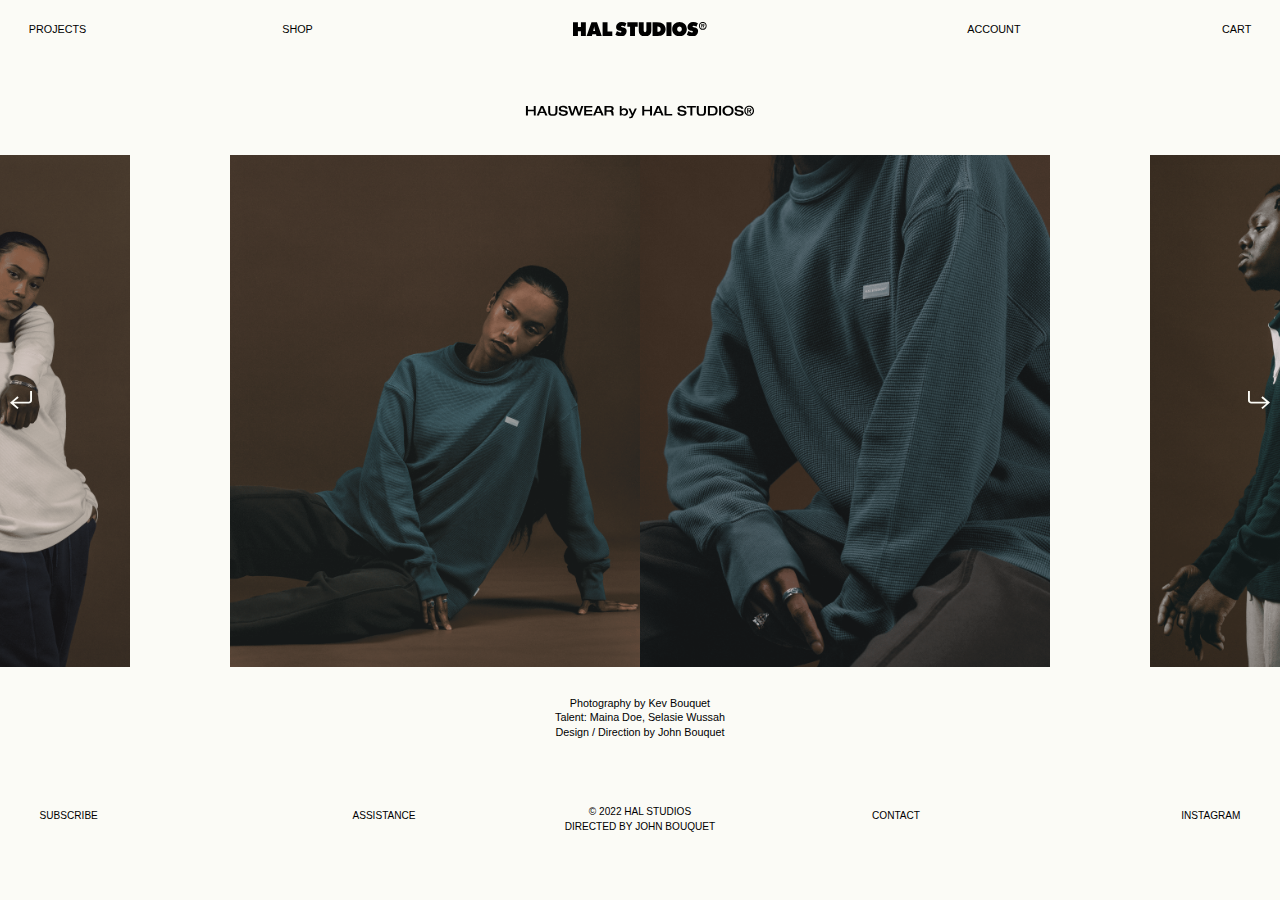
<file: lookbook.html>
<!DOCTYPE html>
<html lang="en">

<head>
    <meta charset="UTF-8">
    <meta http-equiv="X-UA-Compatible" content="IE=edge">
    <meta name="viewport" content="width=device-width, initial-scale=1.0">
    <title>LOOKBOOK | HAL STUDIOS</title>
    <link rel="icon" type="image/png" sizes="32x32" href="img/favicon-32x32.png">
    <link rel="stylesheet" href="https://cdn.jsdelivr.net/npm/swiper/swiper-bundle.min.css">
    <link href="css/lookbook.css" rel="stylesheet">

    <script src="https://ajax.googleapis.com/ajax/libs/jquery/3.6.0/jquery.min.js"></script>
    <script src="https://cdn.jsdelivr.net/npm/swiper/swiper-bundle.min.js"></script>
    <script defer src="js/lookbook.js"></script>
    <script defer src="js/common.js"></script>

</head>

<body>
    <header>
    </header>

    <main>
        <section class="lookbook">
            <h2 class="slide_title">
                
            </h2>
            <div class="desktop">
                <div class="swiper look_swp">
                    <div class="swiper-wrapper">
                        
                    </div>
                    <div class="swiper-button-next"></div>
                    <div class="swiper-button-prev"></div>
                </div>
                <div class="info_desktop"></div>
            </div>
            <div class="mobile">
            </div>
        </section>

    </main>

    <footer>
    </footer>

    <div class="cart_wrap">
    </div>

    

</body>

</html>
</file>
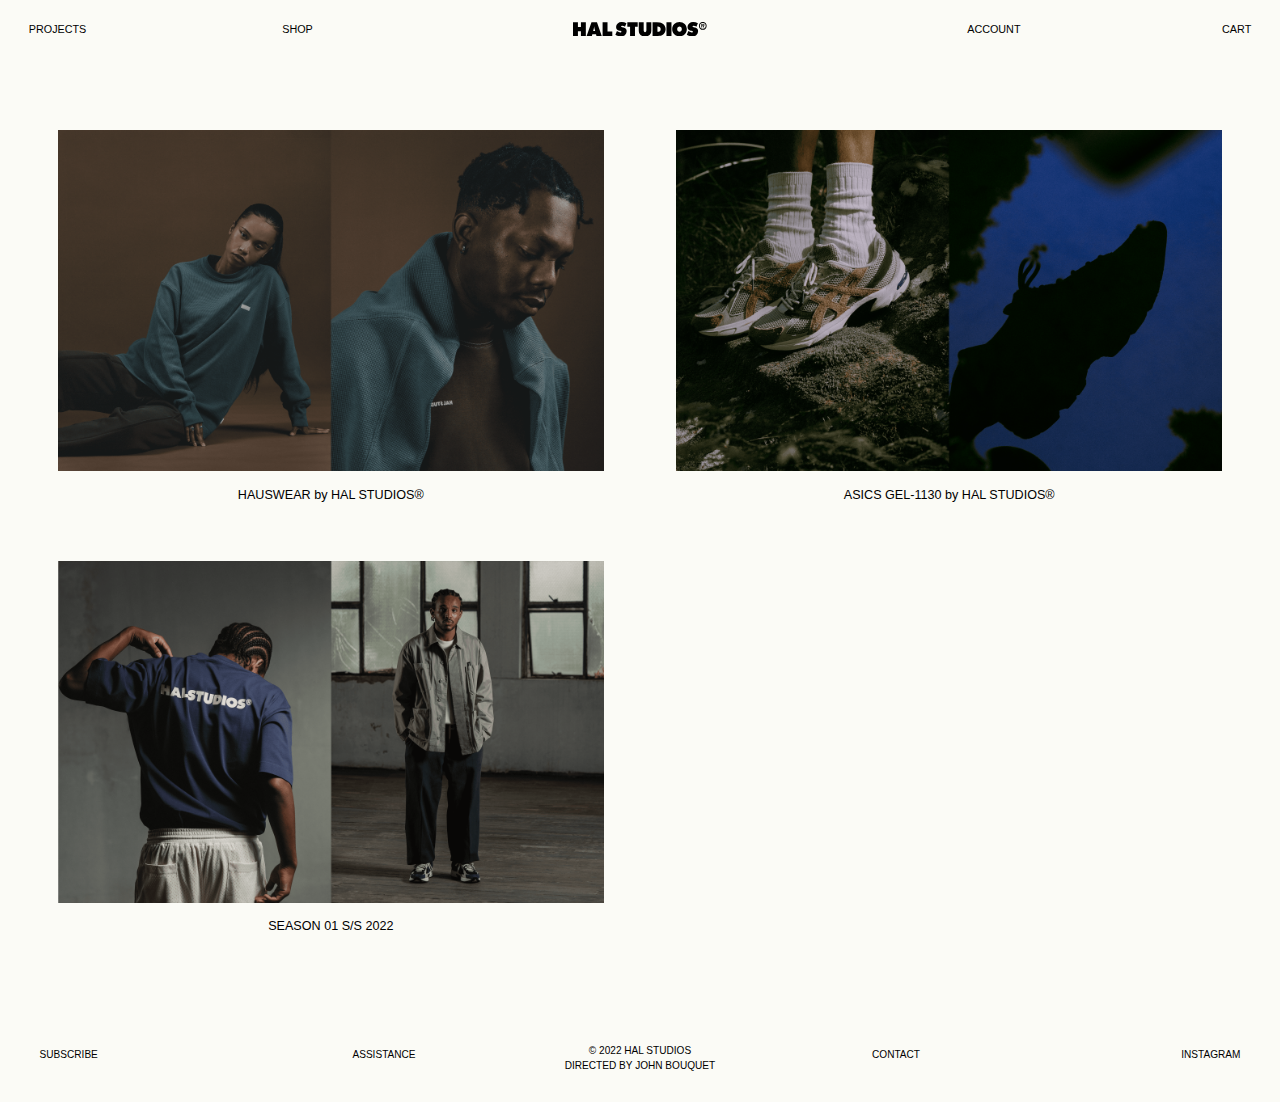
<file: projects.html>
<!DOCTYPE html>
<html lang="en">
<head>
    <meta charset="UTF-8">
    <meta http-equiv="X-UA-Compatible" content="IE=edge">
    <meta name="viewport" content="width=device-width, initial-scale=1.0">
    <title>PROJECT - HAL STUDIOS</title>
    <link rel="icon" type="image/png" sizes="32x32" href="img/favicon-32x32.png">
    <link href="css/projects.css" rel="stylesheet">

    <script src="https://ajax.googleapis.com/ajax/libs/jquery/3.6.0/jquery.min.js"></script>
    <script defer src="js/common.js"></script>
    <script defer src="js/projects.js"></script>
</head>
<body>
    <header>
    </header>

    <main>
        <section>
            <div class="section">
                <ul>
                    <!-- <li>
                        <div class="project">
                            <a href="lookbook.html">
                                <figure>
                                    <img src="img/projects/project_0_thumb.png">
                                    <figcaption>
                                        "title"
                                    </figcaption>
                                </figure>
                            </a>
                        </div>
                    </li> -->
                </ul>
            </div>
        </section>
    </main>

    <footer>
    </footer>

    <div class="cart_wrap">
    </div>
</body>
</html>
</file>
<file: css/lookbook.css>
html,
body {
  margin: 0;
  font-family: "Helvetica Neue", Helvetica, Arial, sans-serif;
  font-size: 90%;
  font-weight: 400;
  line-height: 1;
  -moz-tab-size: 4;
    -o-tab-size: 4;
       tab-size: 4;
  text-transform: uppercase;
  color: #000;
  background-color: #fbfbf6;
  -ms-overflow-style: none;
  /* IE and Edge */
  scrollbar-width: none;
  /* Firefox */
}
html::-webkit-scrollbar,
body::-webkit-scrollbar {
  display: none;
  /* Chrome, Safari, Opera*/
}

ul,
li {
  list-style: none;
  margin: 0;
  padding: 0;
}

h1 {
  cursor: pointer;
}

a {
  text-decoration: none;
  color: inherit;
}

p,
figure {
  margin: 0;
  padding: 0;
}

img,
svg {
  display: block;
  vertical-align: middle;
}

h1,
h2,
h3,
h4 {
  margin: 0;
}

button {
  font-family: inherit;
  font-size: 100%;
  font-weight: inherit;
  line-height: inherit;
  color: inherit;
  margin: 0;
  padding: 0;
  border-width: 0px;
}

* {
  box-sizing: border-box;
  font-style: normal;
}

header {
  width: 100%;
  position: -webkit-sticky;
  position: sticky;
  top: 0;
  background-color: #fbfbf6;
  z-index: 90;
}
header .head_cont {
  padding: 1rem;
  position: relative;
  display: flex;
  flex-direction: column;
  align-items: center;
}
header .head_cont h1 {
  font-size: 0;
  padding: 0.5rem;
  display: flex;
  align-items: center;
  z-index: 88;
}
header .head_cont h1 a svg {
  width: auto;
  height: 1rem;
}
header .head_cont nav .main_nav {
  width: 100vw;
  padding: 1rem;
  display: flex;
  justify-content: space-between;
  align-items: center;
  position: absolute;
  left: 0;
  top: 0;
  bottom: 0;
  right: 0;
}
header .head_cont nav .main_nav .menu_left {
  width: 25%;
  z-index: 89;
}
header .head_cont nav .main_nav .menu_left ul {
  display: flex;
  justify-content: space-between;
}
header .head_cont nav .main_nav .menu_left ul li {
  margin: 0 0.5rem;
}
header .head_cont nav .main_nav .menu_left ul li:first-child {
  display: none;
}
header .head_cont nav .main_nav .menu_left ul li a {
  display: block;
  padding: 0.5rem;
  font-size: 0.75rem;
  line-height: 1.5;
}
header .head_cont nav .main_nav .menu_right {
  width: 25%;
  z-index: 89;
}
header .head_cont nav .main_nav .menu_right ul {
  display: flex;
  flex-direction: row-reverse;
  justify-content: space-between;
}
header .head_cont nav .main_nav .menu_right ul li {
  margin: 0 0.5rem;
}
header .head_cont nav .main_nav .menu_right ul li a,
header .head_cont nav .main_nav .menu_right ul li p {
  display: block;
  padding: 0.5rem;
  font-size: 0.75rem;
  line-height: 1.5;
  cursor: pointer;
}
header .head_cont nav .m_main_nav {
  padding: 0.5rem;
  display: none;
  justify-content: space-between;
  align-items: center;
  position: absolute;
  left: 0;
  top: 0;
  bottom: 0;
  right: 0;
}
header .head_cont nav .m_main_nav .burger .burger_btn {
  padding: 1px 6px;
  cursor: pointer;
}
header .head_cont nav .m_main_nav .burger .burger_btn.active .burger_inner::before {
  opacity: 0;
  transform: translateY(5px);
  transition: opacity 0s linear 0.2s, transform 0.2s ease-out;
}
header .head_cont nav .m_main_nav .burger .burger_btn.active .burger_inner::after {
  opacity: 0;
  transform: translateY(-5px);
  transition: opacity 0s linear 0.2s, transform 0.2s ease-out;
}
header .head_cont nav .m_main_nav .burger .burger_btn.active .burger_inner .burger_line {
  border-color: transparent;
}
header .head_cont nav .m_main_nav .burger .burger_btn.active .burger_inner .burger_line::before {
  transform: rotate(45deg);
  opacity: 1;
  transition: transform 0.2s ease-out 0.2s;
}
header .head_cont nav .m_main_nav .burger .burger_btn.active .burger_inner .burger_line::after {
  transform: rotate(-45deg);
  opacity: 1;
  transition: transform 0.2s ease-out 0.2s;
}
header .head_cont nav .m_main_nav .burger .burger_btn .burger_inner {
  position: relative;
  margin-left: auto;
  margin-right: auto;
  display: flex;
  width: 1.25rem;
  flex-direction: column;
  align-items: center;
  justify-content: center;
  z-index: 99;
}
header .head_cont nav .m_main_nav .burger .burger_btn .burger_inner::before, header .head_cont nav .m_main_nav .burger .burger_btn .burger_inner::after {
  position: relative;
  display: block;
  height: 0;
  width: 100%;
  border-top: 1px solid #000;
  content: "";
  margin: 5px 0;
  opacity: 1;
  transform: none;
  transition: opacity 0s linear 0.2s, transform 0.2s ease-out 0.2s;
}
header .head_cont nav .m_main_nav .burger .burger_btn .burger_inner .burger_line {
  position: relative;
  display: block;
  height: 0;
  width: 100%;
  border-top: 1px solid #000;
  transition: border 0s linear 0.2s;
}
header .head_cont nav .m_main_nav .burger .burger_btn .burger_inner .burger_line::before, header .head_cont nav .m_main_nav .burger .burger_btn .burger_inner .burger_line::after {
  position: absolute;
  display: block;
  height: 0;
  width: 100%;
  border-top: 1px solid #000;
  opacity: 0;
  content: "";
  top: calc(50% - 0.5px);
  transform: none;
  transition: opacity 0s 0.2s, transform 0.2s ease-out;
}
header .head_cont nav .m_main_nav .burger .m_menu {
  position: fixed;
  top: 0;
  left: 0;
  width: 100%;
  height: 100vh;
  max-width: 420px;
  display: flex;
  flex-direction: column;
  background-color: #fbfbf6;
  border-right: 1px solid #000;
  color: #000;
  z-index: 98;
  transform: translateX(-100%);
  transition: transform 0.5s cubic-bezier(0, 0.85, 0.55, 1);
}
header .head_cont nav .m_main_nav .burger .m_menu.active {
  transform: translateX(0%);
}
header .head_cont nav .m_main_nav .burger .m_menu .m_menu_inner {
  display: flex;
  flex-direction: column;
  flex: 1 1 0%;
  justify-content: center;
  padding: calc(43.1797px + 1.5rem) 1rem 1rem 1rem;
  text-align: center;
}
header .head_cont nav .m_main_nav .burger .m_menu .m_menu_inner .m_menu_list {
  padding-bottom: 2rem;
}
header .head_cont nav .m_main_nav .burger .m_menu .m_menu_inner .m_menu_list ul {
  display: flex;
  flex-direction: column;
}
header .head_cont nav .m_main_nav .burger .m_menu .m_menu_inner .m_menu_list ul li:first-child {
  display: none;
}
header .head_cont nav .m_main_nav .burger .m_menu .m_menu_inner .m_menu_list ul li:last-child {
  display: none;
}
header .head_cont nav .m_main_nav .burger .m_menu .m_menu_inner .m_menu_list ul li a {
  display: block;
  margin: auto;
  font-size: 1.875rem;
  line-height: 1.5;
}
header .head_cont nav .m_main_nav .burger .m_menu .m_menu_bottom {
  cursor: pointer;
  width: 50%;
  margin: 1rem auto;
  padding-bottom: 1rem;
  font-size: 0.75rem;
  line-height: 1rem;
  text-align: center;
}
header .head_cont nav .m_main_nav .burger .m_menu_bg {
  width: 0;
  height: 0;
  position: fixed;
  top: 0;
  right: 0;
  bottom: 0;
  left: 0;
  z-index: 95;
  background-color: rgba(0, 0, 0, 0.4);
  opacity: 0;
  transition: opacity 0.15s linear;
}
header .head_cont nav .m_main_nav .burger .m_menu_bg.active {
  width: 100%;
  height: 100%;
  opacity: 1;
  -webkit-backdrop-filter: blur(6px);
          backdrop-filter: blur(6px);
}
header .head_cont nav .m_main_nav .m_nav_right {
  margin: 0 0.5rem;
  padding: 0.5rem;
  font-size: 0.75rem;
  line-height: 1.5;
  cursor: pointer;
}
header .head_cont nav .m_main_nav .m_nav_right .account {
  display: none;
}

footer .footer_cont {
  display: grid;
  grid-template-columns: repeat(5, minmax(0, 1fr));
}
footer .footer_cont .f_01 {
  font-size: 0.7rem;
  line-height: 1.5;
  font-weight: 500;
  padding: 2rem;
  display: flex;
  flex-direction: column;
  justify-content: center;
  text-align: center;
}
footer .footer_cont .f_01 {
  margin-left: 0.75rem;
  text-align: left;
}
footer .footer_cont .f_05 {
  margin-right: 0.75rem;
  text-align: right;
}
footer .footer_cont .f_02 {
  font-size: 0.7rem;
  line-height: 1.5;
  font-weight: 500;
  padding: 2rem;
  display: flex;
  flex-direction: column;
  justify-content: center;
  text-align: center;
}
footer .footer_cont .f_01 {
  margin-left: 0.75rem;
  text-align: left;
}
footer .footer_cont .f_05 {
  margin-right: 0.75rem;
  text-align: right;
}
footer .footer_cont .f_03 {
  font-size: 0.7rem;
  line-height: 1.5;
  font-weight: 500;
  padding: 2rem;
  display: flex;
  flex-direction: column;
  justify-content: center;
  text-align: center;
}
footer .footer_cont .f_01 {
  margin-left: 0.75rem;
  text-align: left;
}
footer .footer_cont .f_05 {
  margin-right: 0.75rem;
  text-align: right;
}
footer .footer_cont .f_04 {
  font-size: 0.7rem;
  line-height: 1.5;
  font-weight: 500;
  padding: 2rem;
  display: flex;
  flex-direction: column;
  justify-content: center;
  text-align: center;
}
footer .footer_cont .f_01 {
  margin-left: 0.75rem;
  text-align: left;
}
footer .footer_cont .f_05 {
  margin-right: 0.75rem;
  text-align: right;
}
footer .footer_cont .f_05 {
  font-size: 0.7rem;
  line-height: 1.5;
  font-weight: 500;
  padding: 2rem;
  display: flex;
  flex-direction: column;
  justify-content: center;
  text-align: center;
}
footer .footer_cont .f_01 {
  margin-left: 0.75rem;
  text-align: left;
}
footer .footer_cont .f_05 {
  margin-right: 0.75rem;
  text-align: right;
}
footer .footer_cont .time {
  color: #afafaf;
  margin: 0.25rem 0;
}

.cart_wrap .cart {
  width: 100%;
  max-width: 42rem;
  height: 100vh;
  position: fixed;
  z-index: 99;
  top: 0;
  right: 0;
  background-color: #fbfbf6;
  border-left: solid 1px #000;
  transform: translateX(100%);
  transition: transform 0.4s cubic-bezier(0, 0.85, 0.55, 1);
}
.cart_wrap .cart.active {
  transform: translateX(0%);
}
.cart_wrap .cart .cart_inner {
  position: relative;
  display: flex;
  flex-direction: column;
  width: 100%;
  height: 100%;
}
.cart_wrap .cart .cart_inner .cart_header {
  display: flex;
  align-items: center;
  padding: 1.5rem 2rem;
  font-size: 0.875rem;
  font-weight: 600;
  line-height: 1.5;
  position: relative;
}
.cart_wrap .cart .cart_inner .cart_header:after {
  content: "";
  position: absolute;
  left: 0;
  bottom: 0;
  display: block;
  width: 100%;
  border-bottom: solid 1px #000;
}
.cart_wrap .cart .cart_inner .cart_header .cart_title {
  display: flex;
  margin-right: auto;
  height: 3rem;
  align-items: center;
}
.cart_wrap .cart .cart_inner .cart_header .cart_title span {
  display: block;
  margin-left: 0.5rem;
  opacity: 0.3;
}
.cart_wrap .cart .cart_inner .cart_header .cart_off {
  cursor: pointer;
  background-color: transparent;
  border: transparent;
  padding: 0.5rem;
  margin-right: -0.5rem;
  font-weight: 600;
}
.cart_wrap .cart .cart_inner .cart_content {
  display: flex;
  flex: 1 1 0%;
  flex-direction: column;
  padding: 2rem;
}
.cart_wrap .cart .cart_inner .cart_content .cart_empty {
  text-align: center;
  margin-top: auto;
  margin-bottom: auto;
  padding-bottom: 7rem;
}
.cart_wrap .cart .cart_inner .cart_content .cart_empty p {
  text-transform: none;
  text-align: center;
  font-size: 0.75rem;
  line-height: 1.5;
}
.cart_wrap .cart_bg {
  width: 100%;
  height: 100%;
  position: fixed;
  left: 0;
  top: 0;
  background-color: rgba(0, 0, 0, 0.4);
  -webkit-backdrop-filter: blur(6px);
          backdrop-filter: blur(6px);
  opacity: 0;
  z-index: -99;
  transition: opacity 0.15s linear;
}
.cart_wrap .cart_bg.active {
  z-index: 95;
  opacity: 1;
}

@media (max-width: 767px) {
  header .head_cont {
    padding: 0.5rem;
  }
  header .head_cont nav .main_nav {
    display: none;
  }
  header .head_cont nav .m_main_nav {
    display: flex;
  }
  footer .footer_cont {
    justify-items: center;
    grid-template-columns: repeat(1, minmax(0, 1fr));
  }
  footer .footer_cont .f_01,
footer .footer_cont .f_02,
footer .footer_cont .f_04,
footer .footer_cont .f_05 {
    display: none;
  }
  footer .footer_cont .f_03 {
    width: 50%;
    padding: 0.75rem 0.5rem 1rem;
    line-height: 1;
  }
  footer .footer_cont .f_03 .disclaimer span:nth-child(1) {
    display: inline-block;
    margin: 0.5rem auto;
  }
  .cart_wrap .cart .cart_inner .cart_header {
    padding: 0.75rem 1rem;
  }
  .cart_wrap .cart .cart_inner .cart_content {
    padding: 1rem;
  }
}
@media (max-width: 672px) {
  .cart_wrap .cart {
    border-left-width: 0px;
  }
}
@media (max-width: 420px) {
  header .head_cont nav .m_main_nav .burger .m_menu {
    border-right-width: 0px;
  }
}
.lookbook h2 {
  width: 16rem;
  align-items: center;
  margin: 1.25rem auto 0.5rem;
}
.lookbook h2 img {
  width: 100%;
  height: 5rem;
}
.lookbook .desktop .look_swp .swiper-wrapper .swiper-slide {
  display: flex;
}
.lookbook .desktop .look_swp .swiper-wrapper .swiper-slide figure {
  width: 50%;
}
.lookbook .desktop .look_swp .swiper-wrapper .swiper-slide figure img {
  width: 100%;
  -o-object-fit: contain;
     object-fit: contain;
}
.lookbook .desktop .look_swp .swiper-button-prev {
  width: 1.5rem;
  height: 1.5rem;
  background-image: url("../img/lookbook/icon_prev.svg");
  background-repeat: no-repeat;
  background-size: 100% auto;
  background-position: 50%;
}
.lookbook .desktop .look_swp .swiper-button-prev:after {
  content: "";
}
.lookbook .desktop .look_swp .swiper-button-next {
  width: 1.5rem;
  height: 1.5rem;
  background-image: url("../img/lookbook/icon_next.svg");
  background-repeat: no-repeat;
  background-size: 100% auto;
  background-position: 100%;
}
.lookbook .desktop .look_swp .swiper-button-next:after {
  content: "";
}
.lookbook .desktop .info_desktop {
  margin: 2rem auto;
  text-align: center;
  font-size: 0.75rem;
  line-height: 1rem;
  white-space: pre-line;
  text-transform: none;
}
.lookbook .mobile {
  display: none;
}
.lookbook .mobile .look_swp {
  width: 100vw;
  margin-top: 6rem;
}
.lookbook .mobile .look_swp.no_0 {
  margin: 1rem auto 0.75rem;
}
.lookbook .mobile .look_swp.no_1 {
  margin-top: 1.5rem;
}
.lookbook .mobile .look_swp .swiper-pagination .swiper-pagination-bullet {
  border: 1px solid #fbfbf6;
  background-color: transparent;
  opacity: 1;
}
.lookbook .mobile .look_swp .swiper-pagination .swiper-pagination-bullet-active {
  border-width: 0;
  background-color: #fbfbf6;
}
.lookbook .mobile .look_swp .swiper-wrapper .swiper-slide .slide-item {
  width: 100%;
}
.lookbook .mobile .look_swp .swiper-wrapper .swiper-slide .slide-item img {
  width: 100%;
  -o-object-fit: contain;
     object-fit: contain;
}
.lookbook .mobile .info_mobile {
  margin: 0.75rem auto;
  text-align: center;
  font-size: 0.75rem;
  line-height: 1rem;
  white-space: pre-line;
  text-transform: none;
}

@media (max-width: 767px) {
  main .lookbook .desktop {
    display: none;
  }
  main .lookbook .mobile {
    display: block;
  }
}/*# sourceMappingURL=lookbook.css.map */
</file>
<file: css/projects.css>
html,
body {
  margin: 0;
  font-family: "Helvetica Neue", Helvetica, Arial, sans-serif;
  font-size: 90%;
  font-weight: 400;
  line-height: 1;
  -moz-tab-size: 4;
    -o-tab-size: 4;
       tab-size: 4;
  text-transform: uppercase;
  color: #000;
  background-color: #fbfbf6;
  -ms-overflow-style: none;
  /* IE and Edge */
  scrollbar-width: none;
  /* Firefox */
}
html::-webkit-scrollbar,
body::-webkit-scrollbar {
  display: none;
  /* Chrome, Safari, Opera*/
}

ul,
li {
  list-style: none;
  margin: 0;
  padding: 0;
}

h1 {
  cursor: pointer;
}

a {
  text-decoration: none;
  color: inherit;
}

p,
figure {
  margin: 0;
  padding: 0;
}

img,
svg {
  display: block;
  vertical-align: middle;
}

h1,
h2,
h3,
h4 {
  margin: 0;
}

button {
  font-family: inherit;
  font-size: 100%;
  font-weight: inherit;
  line-height: inherit;
  color: inherit;
  margin: 0;
  padding: 0;
  border-width: 0px;
}

* {
  box-sizing: border-box;
  font-style: normal;
}

header {
  width: 100%;
  position: -webkit-sticky;
  position: sticky;
  top: 0;
  background-color: #fbfbf6;
  z-index: 90;
}
header .head_cont {
  padding: 1rem;
  position: relative;
  display: flex;
  flex-direction: column;
  align-items: center;
}
header .head_cont h1 {
  font-size: 0;
  padding: 0.5rem;
  display: flex;
  align-items: center;
  z-index: 88;
}
header .head_cont h1 a svg {
  width: auto;
  height: 1rem;
}
header .head_cont nav .main_nav {
  width: 100vw;
  padding: 1rem;
  display: flex;
  justify-content: space-between;
  align-items: center;
  position: absolute;
  left: 0;
  top: 0;
  bottom: 0;
  right: 0;
}
header .head_cont nav .main_nav .menu_left {
  width: 25%;
  z-index: 89;
}
header .head_cont nav .main_nav .menu_left ul {
  display: flex;
  justify-content: space-between;
}
header .head_cont nav .main_nav .menu_left ul li {
  margin: 0 0.5rem;
}
header .head_cont nav .main_nav .menu_left ul li:first-child {
  display: none;
}
header .head_cont nav .main_nav .menu_left ul li a {
  display: block;
  padding: 0.5rem;
  font-size: 0.75rem;
  line-height: 1.5;
}
header .head_cont nav .main_nav .menu_right {
  width: 25%;
  z-index: 89;
}
header .head_cont nav .main_nav .menu_right ul {
  display: flex;
  flex-direction: row-reverse;
  justify-content: space-between;
}
header .head_cont nav .main_nav .menu_right ul li {
  margin: 0 0.5rem;
}
header .head_cont nav .main_nav .menu_right ul li a,
header .head_cont nav .main_nav .menu_right ul li p {
  display: block;
  padding: 0.5rem;
  font-size: 0.75rem;
  line-height: 1.5;
  cursor: pointer;
}
header .head_cont nav .m_main_nav {
  padding: 0.5rem;
  display: none;
  justify-content: space-between;
  align-items: center;
  position: absolute;
  left: 0;
  top: 0;
  bottom: 0;
  right: 0;
}
header .head_cont nav .m_main_nav .burger .burger_btn {
  padding: 1px 6px;
  cursor: pointer;
}
header .head_cont nav .m_main_nav .burger .burger_btn.active .burger_inner::before {
  opacity: 0;
  transform: translateY(5px);
  transition: opacity 0s linear 0.2s, transform 0.2s ease-out;
}
header .head_cont nav .m_main_nav .burger .burger_btn.active .burger_inner::after {
  opacity: 0;
  transform: translateY(-5px);
  transition: opacity 0s linear 0.2s, transform 0.2s ease-out;
}
header .head_cont nav .m_main_nav .burger .burger_btn.active .burger_inner .burger_line {
  border-color: transparent;
}
header .head_cont nav .m_main_nav .burger .burger_btn.active .burger_inner .burger_line::before {
  transform: rotate(45deg);
  opacity: 1;
  transition: transform 0.2s ease-out 0.2s;
}
header .head_cont nav .m_main_nav .burger .burger_btn.active .burger_inner .burger_line::after {
  transform: rotate(-45deg);
  opacity: 1;
  transition: transform 0.2s ease-out 0.2s;
}
header .head_cont nav .m_main_nav .burger .burger_btn .burger_inner {
  position: relative;
  margin-left: auto;
  margin-right: auto;
  display: flex;
  width: 1.25rem;
  flex-direction: column;
  align-items: center;
  justify-content: center;
  z-index: 99;
}
header .head_cont nav .m_main_nav .burger .burger_btn .burger_inner::before, header .head_cont nav .m_main_nav .burger .burger_btn .burger_inner::after {
  position: relative;
  display: block;
  height: 0;
  width: 100%;
  border-top: 1px solid #000;
  content: "";
  margin: 5px 0;
  opacity: 1;
  transform: none;
  transition: opacity 0s linear 0.2s, transform 0.2s ease-out 0.2s;
}
header .head_cont nav .m_main_nav .burger .burger_btn .burger_inner .burger_line {
  position: relative;
  display: block;
  height: 0;
  width: 100%;
  border-top: 1px solid #000;
  transition: border 0s linear 0.2s;
}
header .head_cont nav .m_main_nav .burger .burger_btn .burger_inner .burger_line::before, header .head_cont nav .m_main_nav .burger .burger_btn .burger_inner .burger_line::after {
  position: absolute;
  display: block;
  height: 0;
  width: 100%;
  border-top: 1px solid #000;
  opacity: 0;
  content: "";
  top: calc(50% - 0.5px);
  transform: none;
  transition: opacity 0s 0.2s, transform 0.2s ease-out;
}
header .head_cont nav .m_main_nav .burger .m_menu {
  position: fixed;
  top: 0;
  left: 0;
  width: 100%;
  height: 100vh;
  max-width: 420px;
  display: flex;
  flex-direction: column;
  background-color: #fbfbf6;
  border-right: 1px solid #000;
  color: #000;
  z-index: 98;
  transform: translateX(-100%);
  transition: transform 0.5s cubic-bezier(0, 0.85, 0.55, 1);
}
header .head_cont nav .m_main_nav .burger .m_menu.active {
  transform: translateX(0%);
}
header .head_cont nav .m_main_nav .burger .m_menu .m_menu_inner {
  display: flex;
  flex-direction: column;
  flex: 1 1 0%;
  justify-content: center;
  padding: calc(43.1797px + 1.5rem) 1rem 1rem 1rem;
  text-align: center;
}
header .head_cont nav .m_main_nav .burger .m_menu .m_menu_inner .m_menu_list {
  padding-bottom: 2rem;
}
header .head_cont nav .m_main_nav .burger .m_menu .m_menu_inner .m_menu_list ul {
  display: flex;
  flex-direction: column;
}
header .head_cont nav .m_main_nav .burger .m_menu .m_menu_inner .m_menu_list ul li:first-child {
  display: none;
}
header .head_cont nav .m_main_nav .burger .m_menu .m_menu_inner .m_menu_list ul li:last-child {
  display: none;
}
header .head_cont nav .m_main_nav .burger .m_menu .m_menu_inner .m_menu_list ul li a {
  display: block;
  margin: auto;
  font-size: 1.875rem;
  line-height: 1.5;
}
header .head_cont nav .m_main_nav .burger .m_menu .m_menu_bottom {
  cursor: pointer;
  width: 50%;
  margin: 1rem auto;
  padding-bottom: 1rem;
  font-size: 0.75rem;
  line-height: 1rem;
  text-align: center;
}
header .head_cont nav .m_main_nav .burger .m_menu_bg {
  width: 0;
  height: 0;
  position: fixed;
  top: 0;
  right: 0;
  bottom: 0;
  left: 0;
  z-index: 95;
  background-color: rgba(0, 0, 0, 0.4);
  opacity: 0;
  transition: opacity 0.15s linear;
}
header .head_cont nav .m_main_nav .burger .m_menu_bg.active {
  width: 100%;
  height: 100%;
  opacity: 1;
  -webkit-backdrop-filter: blur(6px);
          backdrop-filter: blur(6px);
}
header .head_cont nav .m_main_nav .m_nav_right {
  margin: 0 0.5rem;
  padding: 0.5rem;
  font-size: 0.75rem;
  line-height: 1.5;
  cursor: pointer;
}
header .head_cont nav .m_main_nav .m_nav_right .account {
  display: none;
}

footer .footer_cont {
  display: grid;
  grid-template-columns: repeat(5, minmax(0, 1fr));
}
footer .footer_cont .f_01 {
  font-size: 0.7rem;
  line-height: 1.5;
  font-weight: 500;
  padding: 2rem;
  display: flex;
  flex-direction: column;
  justify-content: center;
  text-align: center;
}
footer .footer_cont .f_01 {
  margin-left: 0.75rem;
  text-align: left;
}
footer .footer_cont .f_05 {
  margin-right: 0.75rem;
  text-align: right;
}
footer .footer_cont .f_02 {
  font-size: 0.7rem;
  line-height: 1.5;
  font-weight: 500;
  padding: 2rem;
  display: flex;
  flex-direction: column;
  justify-content: center;
  text-align: center;
}
footer .footer_cont .f_01 {
  margin-left: 0.75rem;
  text-align: left;
}
footer .footer_cont .f_05 {
  margin-right: 0.75rem;
  text-align: right;
}
footer .footer_cont .f_03 {
  font-size: 0.7rem;
  line-height: 1.5;
  font-weight: 500;
  padding: 2rem;
  display: flex;
  flex-direction: column;
  justify-content: center;
  text-align: center;
}
footer .footer_cont .f_01 {
  margin-left: 0.75rem;
  text-align: left;
}
footer .footer_cont .f_05 {
  margin-right: 0.75rem;
  text-align: right;
}
footer .footer_cont .f_04 {
  font-size: 0.7rem;
  line-height: 1.5;
  font-weight: 500;
  padding: 2rem;
  display: flex;
  flex-direction: column;
  justify-content: center;
  text-align: center;
}
footer .footer_cont .f_01 {
  margin-left: 0.75rem;
  text-align: left;
}
footer .footer_cont .f_05 {
  margin-right: 0.75rem;
  text-align: right;
}
footer .footer_cont .f_05 {
  font-size: 0.7rem;
  line-height: 1.5;
  font-weight: 500;
  padding: 2rem;
  display: flex;
  flex-direction: column;
  justify-content: center;
  text-align: center;
}
footer .footer_cont .f_01 {
  margin-left: 0.75rem;
  text-align: left;
}
footer .footer_cont .f_05 {
  margin-right: 0.75rem;
  text-align: right;
}
footer .footer_cont .time {
  color: #afafaf;
  margin: 0.25rem 0;
}

.cart_wrap .cart {
  width: 100%;
  max-width: 42rem;
  height: 100vh;
  position: fixed;
  z-index: 99;
  top: 0;
  right: 0;
  background-color: #fbfbf6;
  border-left: solid 1px #000;
  transform: translateX(100%);
  transition: transform 0.4s cubic-bezier(0, 0.85, 0.55, 1);
}
.cart_wrap .cart.active {
  transform: translateX(0%);
}
.cart_wrap .cart .cart_inner {
  position: relative;
  display: flex;
  flex-direction: column;
  width: 100%;
  height: 100%;
}
.cart_wrap .cart .cart_inner .cart_header {
  display: flex;
  align-items: center;
  padding: 1.5rem 2rem;
  font-size: 0.875rem;
  font-weight: 600;
  line-height: 1.5;
  position: relative;
}
.cart_wrap .cart .cart_inner .cart_header:after {
  content: "";
  position: absolute;
  left: 0;
  bottom: 0;
  display: block;
  width: 100%;
  border-bottom: solid 1px #000;
}
.cart_wrap .cart .cart_inner .cart_header .cart_title {
  display: flex;
  margin-right: auto;
  height: 3rem;
  align-items: center;
}
.cart_wrap .cart .cart_inner .cart_header .cart_title span {
  display: block;
  margin-left: 0.5rem;
  opacity: 0.3;
}
.cart_wrap .cart .cart_inner .cart_header .cart_off {
  cursor: pointer;
  background-color: transparent;
  border: transparent;
  padding: 0.5rem;
  margin-right: -0.5rem;
  font-weight: 600;
}
.cart_wrap .cart .cart_inner .cart_content {
  display: flex;
  flex: 1 1 0%;
  flex-direction: column;
  padding: 2rem;
}
.cart_wrap .cart .cart_inner .cart_content .cart_empty {
  text-align: center;
  margin-top: auto;
  margin-bottom: auto;
  padding-bottom: 7rem;
}
.cart_wrap .cart .cart_inner .cart_content .cart_empty p {
  text-transform: none;
  text-align: center;
  font-size: 0.75rem;
  line-height: 1.5;
}
.cart_wrap .cart_bg {
  width: 100%;
  height: 100%;
  position: fixed;
  left: 0;
  top: 0;
  background-color: rgba(0, 0, 0, 0.4);
  -webkit-backdrop-filter: blur(6px);
          backdrop-filter: blur(6px);
  opacity: 0;
  z-index: -99;
  transition: opacity 0.15s linear;
}
.cart_wrap .cart_bg.active {
  z-index: 95;
  opacity: 1;
}

@media (max-width: 767px) {
  header .head_cont {
    padding: 0.5rem;
  }
  header .head_cont nav .main_nav {
    display: none;
  }
  header .head_cont nav .m_main_nav {
    display: flex;
  }
  footer .footer_cont {
    justify-items: center;
    grid-template-columns: repeat(1, minmax(0, 1fr));
  }
  footer .footer_cont .f_01,
footer .footer_cont .f_02,
footer .footer_cont .f_04,
footer .footer_cont .f_05 {
    display: none;
  }
  footer .footer_cont .f_03 {
    width: 50%;
    padding: 0.75rem 0.5rem 1rem;
    line-height: 1;
  }
  footer .footer_cont .f_03 .disclaimer span:nth-child(1) {
    display: inline-block;
    margin: 0.5rem auto;
  }
  .cart_wrap .cart .cart_inner .cart_header {
    padding: 0.75rem 1rem;
  }
  .cart_wrap .cart .cart_inner .cart_content {
    padding: 1rem;
  }
}
@media (max-width: 672px) {
  .cart_wrap .cart {
    border-left-width: 0px;
  }
}
@media (max-width: 420px) {
  header .head_cont nav .m_main_nav .burger .m_menu {
    border-right-width: 0px;
  }
}
main section .section {
  margin: 0 auto;
  padding: 5rem 0;
  min-height: calc(100vh - 57.5859px);
  display: grid;
}
main section .section ul {
  display: grid;
  padding: 0 4rem;
  grid-template-columns: repeat(4, minmax(0, 1fr));
  -moz-column-gap: 5rem;
       column-gap: 5rem;
  row-gap: 4rem;
}
main section .section ul li {
  grid-column: span 2/span 2;
}
main section .section ul li .project {
  display: grid;
  text-align: center;
}
main section .section ul li .project a figure {
  padding-top: 62.5185185185%;
  position: relative;
  overflow: hidden;
}
main section .section ul li .project a figure img {
  position: absolute;
  margin: auto;
  inset: 0px;
  width: 100%;
  height: 100%;
  -o-object-fit: contain;
     object-fit: contain;
  cursor: default;
}
main section .section ul li .project a .project_title {
  font-size: 0.875rem;
  font-weight: 500;
  line-height: 1.25rem;
  padding-top: 1rem;
  text-transform: none;
}
main section .section ul li .project a .project_title span {
  display: none;
}

@media (max-width: 1199px) {
  main section .section ul {
    padding: 0 2.5rem;
    -moz-column-gap: 3.5rem;
         column-gap: 3.5rem;
    row-gap: 3rem;
  }
}
@media (max-width: 767px) {
  main section .section {
    min-height: calc(100vh - 43.1797px);
  }
  main section .section ul {
    padding: 0;
    -moz-column-gap: 1.5rem;
         column-gap: 1.5rem;
  }
}
@media (max-width: 479px) {
  main section .section ul li {
    grid-column: span 4/span 4;
  }
}/*# sourceMappingURL=projects.css.map */
</file>
